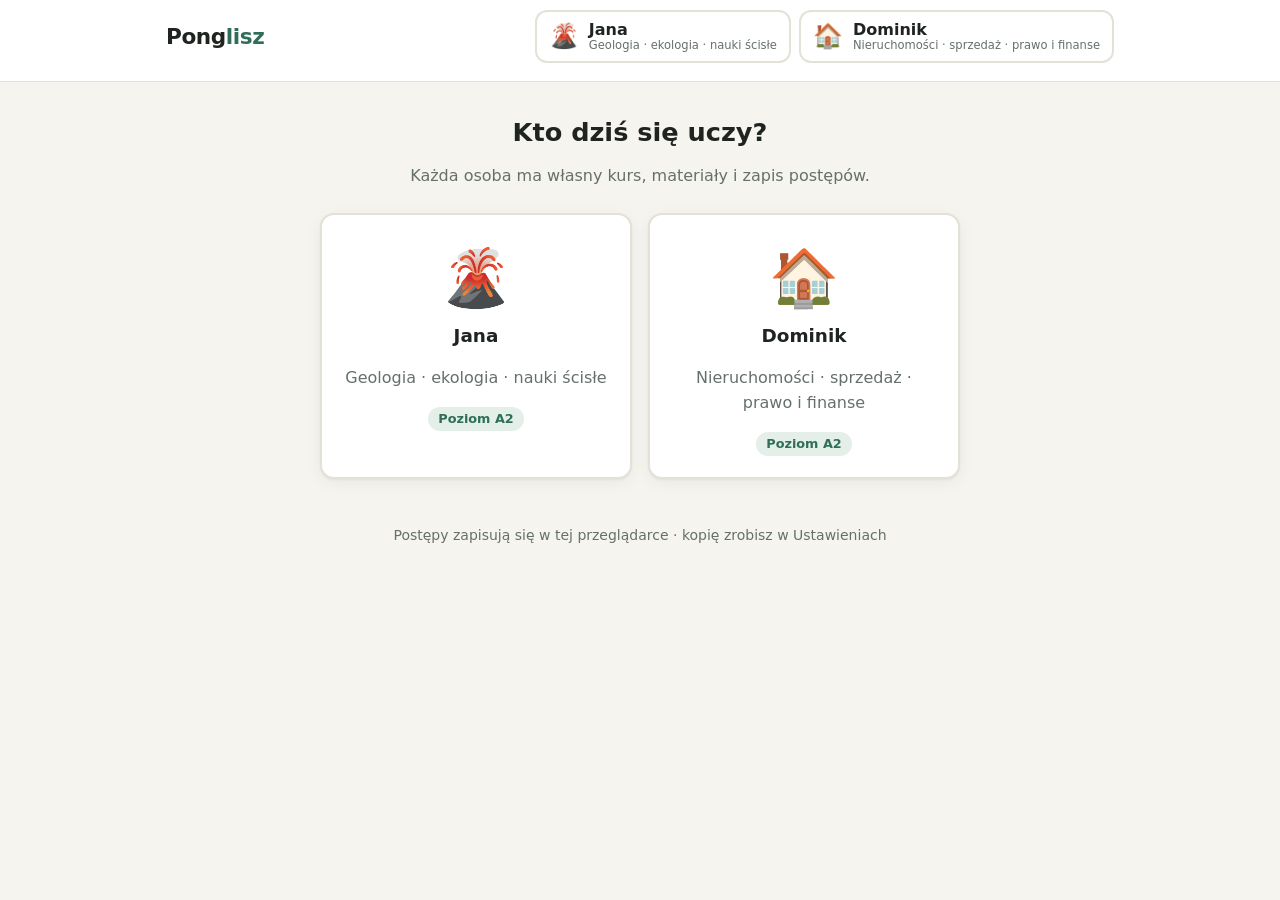
<file: index.html>
<!doctype html>
<html lang="pl">
<head>
  <meta charset="utf-8">
  <meta name="viewport" content="width=device-width, initial-scale=1">
  <title>Ponglisz – angielski dla Jany i Dominika</title>
  <meta name="description" content="Adaptacyjna nauka angielskiego: geologia i nauki ścisłe (Jana) oraz nieruchomości (Dominik).">
  <meta name="theme-color" content="#2f6f57">
  <link rel="icon" href="data:image/svg+xml,<svg xmlns='http://www.w3.org/2000/svg' viewBox='0 0 100 100'><text y='.9em' font-size='90'>🇬🇧</text></svg>">
  <link rel="stylesheet" href="css/style.css">
</head>
<body>
  <header class="top">
    <div class="wrap">
      <a class="logo" href="#/">Pong<span>lisz</span></a>
      <nav class="ptabs" id="ptabs" aria-label="Profile"></nav>
    </div>
    <nav class="subnav wrap" id="subnav" aria-label="Sekcje" hidden></nav>
  </header>

  <main class="wrap" id="view"></main>

  <footer class="wrap foot muted small">
    <span id="syncstat">Postępy zapisują się w tej przeglądarce · kopię zrobisz w Ustawieniach</span><span id="who" hidden></span>
  </footer>

  <script src="js/data/decks-common.js"></script>
  <script src="js/data/decks-jana.js"></script>
  <script src="js/data/decks-dominik.js"></script>
  <script src="js/data/decks-life.js"></script>
  <script src="js/data/grammar.js"></script>
  <script src="js/data/readings.js"></script>
  <script src="js/app.js"></script>
</body>
</html>
</file>
<file: css/style.css>
:root {
  --bg: #f5f4ef;
  --card: #ffffff;
  --text: #1f2421;
  --muted: #66706a;
  --line: #e3e1d8;
  --accent: #2f6f57;
  --accent-2: #d08a2e;
  --accent-soft: #e4efe9;
  --ok: #1f8a4c;
  --ok-soft: #e1f4e8;
  --bad: #c43d3d;
  --bad-soft: #fbe6e4;
  --shadow: 0 1px 2px rgba(0,0,0,.05), 0 4px 16px rgba(0,0,0,.05);
  --radius: 14px;
}
body[data-profile="jana"] { --accent: #2f6f57; --accent-2: #c9822a; --accent-soft: #e4efe9; }
body[data-profile="dominik"] { --accent: #2457b8; --accent-2: #d9822b; --accent-soft: #e5ecfa; }

@media (prefers-color-scheme: dark) {
  :root {
    --bg: #141716; --card: #1d2120; --text: #e9ece9; --muted: #9aa49e; --line: #2d3331;
    --ok-soft: #173826; --bad-soft: #3d1d1d; --shadow: 0 1px 2px rgba(0,0,0,.4);
  }
  body[data-profile="jana"] { --accent: #5fb38f; --accent-soft: #1f342b; }
  body[data-profile="dominik"] { --accent: #6e9cf0; --accent-soft: #1d2a44; }
}

* { box-sizing: border-box; }
html { -webkit-text-size-adjust: 100%; }
body {
  margin: 0; background: var(--bg); color: var(--text);
  font: 16px/1.55 system-ui, -apple-system, "Segoe UI", Roboto, "Helvetica Neue", Arial, sans-serif;
}
a { color: var(--accent); }
h1 { font-size: 1.6rem; margin: .2em 0 .4em; line-height: 1.2; }
h2 { font-size: 1.15rem; margin: 0 0 .7em; }
h3 { font-size: 1rem; margin: 1em 0 .5em; }
.wrap { max-width: 980px; margin: 0 auto; padding: 0 16px; }
.muted { color: var(--muted); }
.small { font-size: .875rem; }
.center { text-align: center; }
.mt { margin-top: 1.4em; }
kbd { font: 600 .75rem ui-monospace, monospace; border: 1px solid var(--line); border-radius: 5px; padding: 1px 5px; background: var(--bg); color: var(--muted); }

/* nagłówek */
.top { background: var(--card); border-bottom: 1px solid var(--line); position: sticky; top: 0; z-index: 5; }
.top > .wrap:first-child { display: flex; align-items: center; gap: 16px; padding-top: 10px; padding-bottom: 10px; flex-wrap: wrap; }
.logo { font-weight: 800; font-size: 1.35rem; text-decoration: none; color: var(--text); letter-spacing: -.02em; }
.logo span { color: var(--accent); }
.ptabs { display: flex; gap: 8px; margin-left: auto; flex-wrap: wrap; }
.ptab { display: flex; align-items: center; gap: 10px; text-decoration: none; color: var(--text); border: 2px solid var(--line); border-radius: 12px; padding: 6px 12px; transition: border-color .15s, background .15s; }
.ptab small { display: block; color: var(--muted); font-size: .72rem; line-height: 1.2; }
.ptab b { display: block; line-height: 1.2; }
.ptab .pe { font-size: 1.5rem; }
.ptab[data-p="jana"].active { border-color: #2f6f57; background: #e4efe9; }
.ptab[data-p="dominik"].active { border-color: #2457b8; background: #e5ecfa; }
@media (prefers-color-scheme: dark) {
  .ptab[data-p="jana"].active { background: #1f342b; border-color: #5fb38f; }
  .ptab[data-p="dominik"].active { background: #1d2a44; border-color: #6e9cf0; }
}
.subnav { display: flex; gap: 4px; overflow-x: auto; padding-bottom: 8px; scrollbar-width: none; }
.subnav::-webkit-scrollbar { display: none; }
.subnav a { white-space: nowrap; text-decoration: none; color: var(--muted); padding: 6px 12px; border-radius: 999px; font-size: .92rem; }
.subnav a.active { background: var(--accent); color: #fff; }
.subnav a:not(.active):hover { background: var(--accent-soft); color: var(--text); }

main { padding-top: 20px; padding-bottom: 20px; }
.foot { padding-bottom: 30px; text-align: center; }

/* karty */
.card { background: var(--card); border: 1px solid var(--line); border-radius: var(--radius); padding: 20px; box-shadow: var(--shadow); margin-bottom: 16px; }
.grid2 { display: grid; grid-template-columns: 1fr 1fr; gap: 16px; }
.grid2 > .card { margin-bottom: 0; }
.grid2 { margin-bottom: 16px; }
@media (max-width: 760px) { .grid2 { grid-template-columns: 1fr; } }

/* przyciski */
.btn { display: inline-flex; align-items: center; justify-content: center; gap: 8px; border: 0; border-radius: 10px; padding: 10px 18px; background: var(--accent); color: #fff; font: inherit; font-weight: 600; cursor: pointer; text-decoration: none; transition: filter .15s, transform .05s; }
.btn:hover { filter: brightness(1.08); }
.btn:active { transform: translateY(1px); }
.btn:disabled { opacity: .5; cursor: default; }
.btn.big { padding: 14px 24px; font-size: 1.05rem; flex-direction: column; gap: 2px; }
.btn.big small { font-weight: 400; opacity: .9; font-size: .8rem; }
.btn.ghost { background: transparent; color: var(--accent); border: 2px solid var(--accent); }
.btn.sm { padding: 6px 12px; font-size: .9rem; }
.btn.danger { background: var(--bad); }
.btn.file { cursor: pointer; }
.link { background: none; border: 0; padding: 0; color: var(--accent); font: inherit; cursor: pointer; text-decoration: underline; text-underline-offset: 2px; }
.actions { display: flex; gap: 10px; justify-content: flex-end; margin-top: 16px; flex-wrap: wrap; }
.actions.center { justify-content: center; }
.row-gap { display: flex; gap: 12px; flex-wrap: wrap; align-items: center; margin: 10px 0; }
.row-between { display: flex; justify-content: space-between; gap: 10px; }
.pill { display: inline-block; background: var(--accent-soft); color: var(--accent); font-weight: 700; font-size: .8rem; padding: 2px 10px; border-radius: 999px; vertical-align: middle; }
.pill.sm { font-size: .7rem; padding: 1px 7px; }

/* wybór profilu */
.chooser { text-align: center; padding: 30px 0; }
.choose-grid { display: grid; grid-template-columns: repeat(auto-fit, minmax(240px, 1fr)); gap: 16px; max-width: 640px; margin: 24px auto 0; }
.choose { text-decoration: none; color: var(--text); transition: transform .15s, border-color .15s; border-width: 2px; }
.choose:hover { transform: translateY(-3px); }
.choose[data-p="jana"]:hover { border-color: #2f6f57; }
.choose[data-p="dominik"]:hover { border-color: #2457b8; }
.big-emoji { font-size: 3.5rem; }

/* pulpit */
.hero-top { display: flex; justify-content: space-between; gap: 16px; align-items: flex-start; }
.hero-top p { margin: 0; }
.lvl-badge { background: var(--accent); color: #fff; border-radius: 16px; padding: 8px 16px; text-align: center; min-width: 84px; }
.lvl-badge small { display: block; font-size: .7rem; text-transform: uppercase; letter-spacing: .08em; opacity: .85; }
.lvl-badge b { font-size: 1.7rem; line-height: 1.1; }
.lvl-progress { margin: 18px 0 8px; }
.lvl-progress p { margin: 6px 0 0; }
.bar { height: 8px; background: var(--line); border-radius: 999px; overflow: hidden; flex: 1; }
.bar.big { height: 12px; margin-top: 6px; }
.bar span { display: block; height: 100%; background: linear-gradient(90deg, var(--accent), var(--accent-2)); border-radius: 999px; transition: width .4s; }
.hero-actions { display: flex; gap: 12px; flex-wrap: wrap; margin-top: 16px; align-items: flex-start; flex-direction: column; }
.hero-actions p { margin: 0; }
.lessons { display: flex; gap: 10px; flex-wrap: wrap; justify-content: inherit; }
.center .lessons { justify-content: center; margin: 14px 0; }
.lesson-btn { flex-direction: column; gap: 0; padding: 12px 20px; min-width: 150px; }
.lesson-btn small { font-weight: 400; font-size: .8rem; opacity: .85; }
@media (max-width: 600px) { .lessons { width: 100%; } .lesson-btn { flex: 1 1 100%; } }

.stats { display: grid; grid-template-columns: repeat(6, 1fr); gap: 12px; margin-bottom: 16px; }
.stat { margin: 0; padding: 14px; text-align: center; }
.stat b { display: block; font-size: 1.5rem; line-height: 1.2; }
.stat b small { font-size: .9rem; color: var(--muted); font-weight: 500; }
.stat span { font-size: .78rem; color: var(--muted); }
@media (max-width: 860px) { .stats { grid-template-columns: repeat(3, 1fr); } }
@media (max-width: 480px) { .stats { grid-template-columns: repeat(2, 1fr); } }

.chart { display: flex; gap: 6px; align-items: flex-end; height: 140px; }
.bcol { flex: 1; display: flex; flex-direction: column; align-items: center; gap: 4px; height: 100%; }
.btrack { flex: 1; width: 100%; display: flex; align-items: flex-end; }
.bfill { width: 100%; background: var(--accent-soft); border-radius: 6px 6px 2px 2px; display: flex; align-items: flex-end; overflow: hidden; min-height: 2px; }
.bok { width: 100%; background: var(--accent); }
.bcol span { font-size: .7rem; color: var(--muted); }
.legend { display: flex; align-items: center; gap: 6px; margin: 10px 0 0; }
.lg { display: inline-block; width: 12px; height: 12px; border-radius: 3px; }
.lg.a { background: var(--accent); }
.lg.b { background: var(--accent-soft); margin-left: 10px; }

.deckrow { padding: 10px 0; border-bottom: 1px solid var(--line); }
.deckrow:last-of-type { border-bottom: 0; }
.dr-head { display: flex; justify-content: space-between; gap: 8px; flex-wrap: wrap; }
.dr-act { font-size: .82rem; margin-top: 4px; color: var(--muted); }
.due { color: var(--accent-2); }
.stack { display: flex; height: 8px; background: var(--line); border-radius: 999px; overflow: hidden; margin-top: 6px; }
.stack .m { background: var(--accent); }
.stack .s { background: var(--accent-soft); }
@media (prefers-color-scheme: dark) { .stack .s { background: #3a4a43; } }

.glist { display: flex; flex-direction: column; gap: 2px; }
.grow { display: flex; justify-content: space-between; align-items: center; gap: 10px; text-decoration: none; color: var(--text); padding: 6px 8px; border-radius: 8px; font-size: .92rem; }
.grow:hover { background: var(--accent-soft); }
.mini { display: inline-block; width: 70px; height: 6px; background: var(--line); border-radius: 999px; overflow: hidden; flex-shrink: 0; }
.mini span { display: block; height: 100%; background: var(--accent); }

/* sesja */
.sess-top { display: flex; align-items: center; gap: 12px; margin-bottom: 14px; }
.task { max-width: 680px; margin: 0 auto 16px; padding: 26px; }
.badge { display: inline-block; font-size: .78rem; font-weight: 700; padding: 3px 10px; border-radius: 999px; margin-bottom: 8px; }
.badge.new { background: #fff1d9; color: #9a5b00; }
.badge.gram { background: var(--accent-soft); color: var(--accent); }
.badge.retry { background: var(--bad-soft); color: var(--bad); }
@media (prefers-color-scheme: dark) { .badge.new { background: #3d2e12; color: #f2c46d; } }
.deck-label { font-size: .82rem; color: var(--muted); margin-bottom: 14px; }
.qlabel { font-size: .9rem; color: var(--muted); margin-bottom: 4px; }
.word { font-size: 2rem; font-weight: 700; line-height: 1.2; margin: 4px 0 8px; display: flex; align-items: center; gap: 10px; flex-wrap: wrap; letter-spacing: -.01em; }
.word.pl { font-size: 1.6rem; }
.tr { font-size: 1.25rem; color: var(--accent); font-weight: 600; margin-bottom: 12px; }
.example { font-style: italic; background: var(--bg); border-left: 4px solid var(--accent); padding: 10px 14px; border-radius: 8px; margin: 10px 0; }
.sentence { font-size: 1.3rem; line-height: 1.5; margin: 8px 0 4px; }
.blank { display: inline-block; min-width: 3.2em; border-bottom: 3px solid var(--accent); color: var(--accent); text-align: center; font-weight: 700; }
.hintline { margin-top: 4px; }
.speak { border: 0; background: var(--accent-soft); border-radius: 50%; width: 38px; height: 38px; cursor: pointer; font-size: 1rem; flex-shrink: 0; vertical-align: middle; }
.speak.sm { width: 28px; height: 28px; font-size: .78rem; }
.speak.xs { width: 22px; height: 22px; font-size: .62rem; }
.speak:hover { filter: brightness(.95); }

.opts { display: grid; gap: 10px; margin-top: 18px; }
.opt { display: flex; align-items: center; gap: 12px; text-align: left; border: 2px solid var(--line); background: var(--card); color: var(--text); border-radius: 12px; padding: 12px 14px; font: inherit; cursor: pointer; transition: border-color .12s, background .12s; }
.opt:hover:not(:disabled) { border-color: var(--accent); background: var(--accent-soft); }
.opt:disabled { cursor: default; }
.opt.right { border-color: var(--ok); background: var(--ok-soft); }
.opt.wrong { border-color: var(--bad); background: var(--bad-soft); }

.typed { display: flex; gap: 10px; margin-top: 18px; }
.typed input, .toolbar input, .toolbar select, .form select { flex: 1; font: inherit; font-size: 1.1rem; padding: 10px 14px; border-radius: 10px; border: 2px solid var(--line); background: var(--card); color: var(--text); min-width: 0; }
.typed input:focus { outline: none; border-color: var(--accent); }
.typed input.right { border-color: var(--ok); background: var(--ok-soft); }
.typed input.wrong { border-color: var(--bad); background: var(--bad-soft); }

.built, .pool { display: flex; flex-wrap: wrap; gap: 8px; min-height: 52px; padding: 10px; border-radius: 12px; margin-top: 14px; }
.built { border: 2px dashed var(--line); }
.built.right { border-color: var(--ok); background: var(--ok-soft); }
.built.wrong { border-color: var(--bad); background: var(--bad-soft); }
.tok { border: 1px solid var(--line); background: var(--card); color: var(--text); padding: 7px 12px; border-radius: 9px; font: inherit; cursor: pointer; box-shadow: 0 1px 0 var(--line); }
.tok.on { background: var(--accent-soft); border-color: var(--accent); }

.fb { margin-top: 16px; padding: 12px 16px; border-radius: 12px; }
.fb.ok { background: var(--ok-soft); border: 1px solid var(--ok); }
.fb.bad { background: var(--bad-soft); border: 1px solid var(--bad); }
.fb-title { font-weight: 700; margin-bottom: 4px; }
.fb.ok .fb-title { color: var(--ok); }
.fb.bad .fb-title { color: var(--bad); }
.fb .example { background: rgba(255,255,255,.5); }
@media (prefers-color-scheme: dark) { .fb .example { background: rgba(0,0,0,.2); } }

.result-ring { --p: 0; width: 140px; height: 140px; border-radius: 50%; margin: 16px auto; display: grid; place-content: center; background: conic-gradient(var(--accent) calc(var(--p) * 1%), var(--line) 0); position: relative; }
.result-ring::before { content: ""; position: absolute; inset: 12px; background: var(--card); border-radius: 50%; }
.result-ring b, .result-ring small { position: relative; display: block; text-align: center; }
.result-ring b { font-size: 1.8rem; }
.adapt { margin: 10px auto; max-width: 520px; padding: 10px 14px; border-radius: 10px; background: var(--accent-soft); }
.adapt.level { background: #fff1d9; border: 1px solid var(--accent-2); }
@media (prefers-color-scheme: dark) { .adapt.level { background: #3d2e12; } }
.wrong-list { max-width: 520px; margin: 16px auto 0; text-align: left; }
.wl { display: flex; justify-content: space-between; gap: 10px; padding: 6px 0; border-bottom: 1px solid var(--line); align-items: center; }

/* słownictwo */
.chips { display: flex; gap: 8px; flex-wrap: wrap; margin-bottom: 14px; }
.chip { text-decoration: none; color: var(--text); border: 1px solid var(--line); padding: 6px 12px; border-radius: 999px; font-size: .9rem; }
.chip.active { background: var(--accent); color: #fff; border-color: var(--accent); }
.toolbar { display: flex; gap: 10px; flex-wrap: wrap; margin-bottom: 10px; }
.toolbar input { flex: 2 1 220px; font-size: 1rem; }
.toolbar select { flex: 1 1 140px; font-size: .95rem; }
.wlist { display: flex; flex-direction: column; }
.wrow { display: grid; grid-template-columns: 1fr auto; gap: 2px 12px; padding: 10px 4px; border-bottom: 1px solid var(--line); }
.wmain { display: flex; align-items: center; gap: 8px; flex-wrap: wrap; }
.wmain .pl { color: var(--muted); }
.wmain .pl::before { content: "– "; }
.wex { grid-column: 1; }
.wmeta { grid-column: 2; grid-row: 1 / span 2; display: flex; flex-direction: column; align-items: flex-end; gap: 4px; }
.st { font-size: .72rem; padding: 1px 8px; border-radius: 999px; }
.st.new { background: var(--line); color: var(--muted); }
.st.learn { background: #fff1d9; color: #9a5b00; }
.st.ok { background: var(--ok-soft); color: var(--ok); }
@media (prefers-color-scheme: dark) { .st.learn { background: #3d2e12; color: #f2c46d; } }

/* gramatyka */
.glevel.locked h3 { opacity: .75; }
.gcards { display: grid; grid-template-columns: repeat(auto-fill, minmax(230px, 1fr)); gap: 10px; }
.gcard { display: flex; flex-direction: column; gap: 6px; text-decoration: none; color: var(--text); border: 1px solid var(--line); border-radius: 12px; padding: 12px; }
.gcard:hover { border-color: var(--accent); }
.gcard .mini { width: 100%; }
.glevel.locked .gcard { opacity: .7; }
.lesson { font-size: 1.02rem; }
.lesson ul { padding-left: 1.2em; }
.lesson li { margin: 4px 0; }
.lesson i { color: var(--accent); font-style: normal; font-weight: 500; }
.lesson i.sayable { cursor: pointer; border-bottom: 1px dotted var(--accent); }
.lesson s { color: var(--bad); }

/* czytanie */
.rlist { display: grid; gap: 10px; }
.rcard { display: flex; gap: 12px; align-items: center; flex-wrap: wrap; text-decoration: none; color: var(--text); border: 1px solid var(--line); border-radius: 12px; padding: 14px; }
.rcard:hover { border-color: var(--accent); }
.rcard.locked { opacity: .7; }
.rcard .muted { margin-left: auto; }
.reading { font-size: 1.1rem; line-height: 1.75; max-width: 68ch; }
.gloss { border-bottom: 2px dotted var(--accent); cursor: help; position: relative; }
.gloss:hover::after, .gloss:focus::after, .gloss.show::after {
  content: attr(data-tr); position: absolute; left: 0; bottom: 100%; margin-bottom: 4px; white-space: nowrap;
  background: var(--text); color: var(--bg); font-size: .8rem; padding: 3px 8px; border-radius: 6px; z-index: 3; font-style: normal;
}
.glossary { margin-top: 10px; }
.glossary summary { cursor: pointer; color: var(--accent); font-weight: 600; }
.rqq { border: 1px solid var(--line); border-radius: 12px; margin: 0 0 12px; padding: 10px 14px; }
.rqq legend { font-weight: 600; padding: 0 6px; }
.rqq label { display: block; padding: 6px 8px; border-radius: 8px; cursor: pointer; }
.rqq label:hover { background: var(--accent-soft); }
.rqq label.right { background: var(--ok-soft); }
.rqq label.wrong { background: var(--bad-soft); }
.ptres { display: flex; gap: 14px; justify-content: center; flex-wrap: wrap; margin: 12px 0; }

/* ustawienia */
.form { display: grid; gap: 18px; max-width: 560px; }
.form label { display: grid; gap: 6px; }
.form input[type=range] { width: 100%; accent-color: var(--accent); }

@media (max-width: 600px) {
  h1 { font-size: 1.35rem; }
  .card { padding: 16px; }
  .task { padding: 18px; }
  .word { font-size: 1.6rem; }
  .sentence { font-size: 1.12rem; }
  .ptab small { display: none; }
  .ptabs { margin-left: 0; width: 100%; }
  .ptab { flex: 1; }
  .typed { flex-direction: column; }
  .hero-top h1 { font-size: 1.3rem; }
}
</file>
